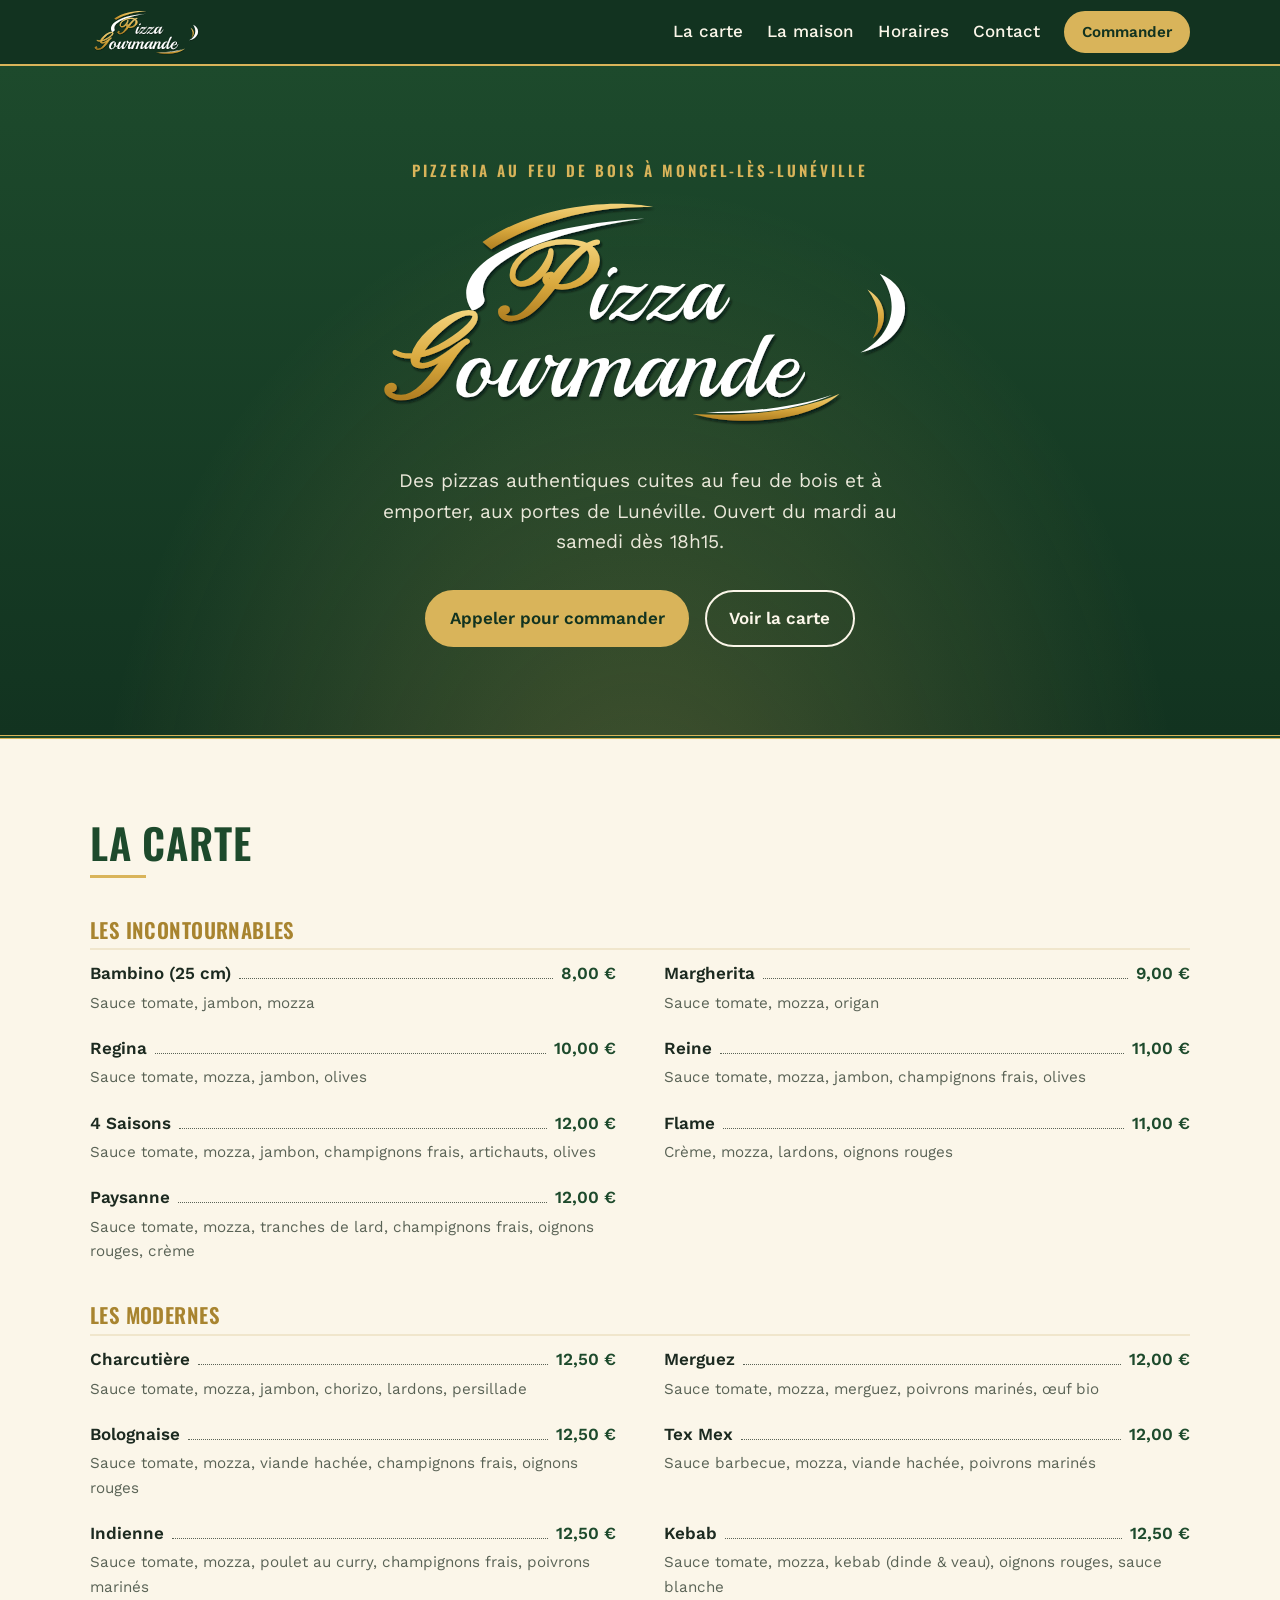
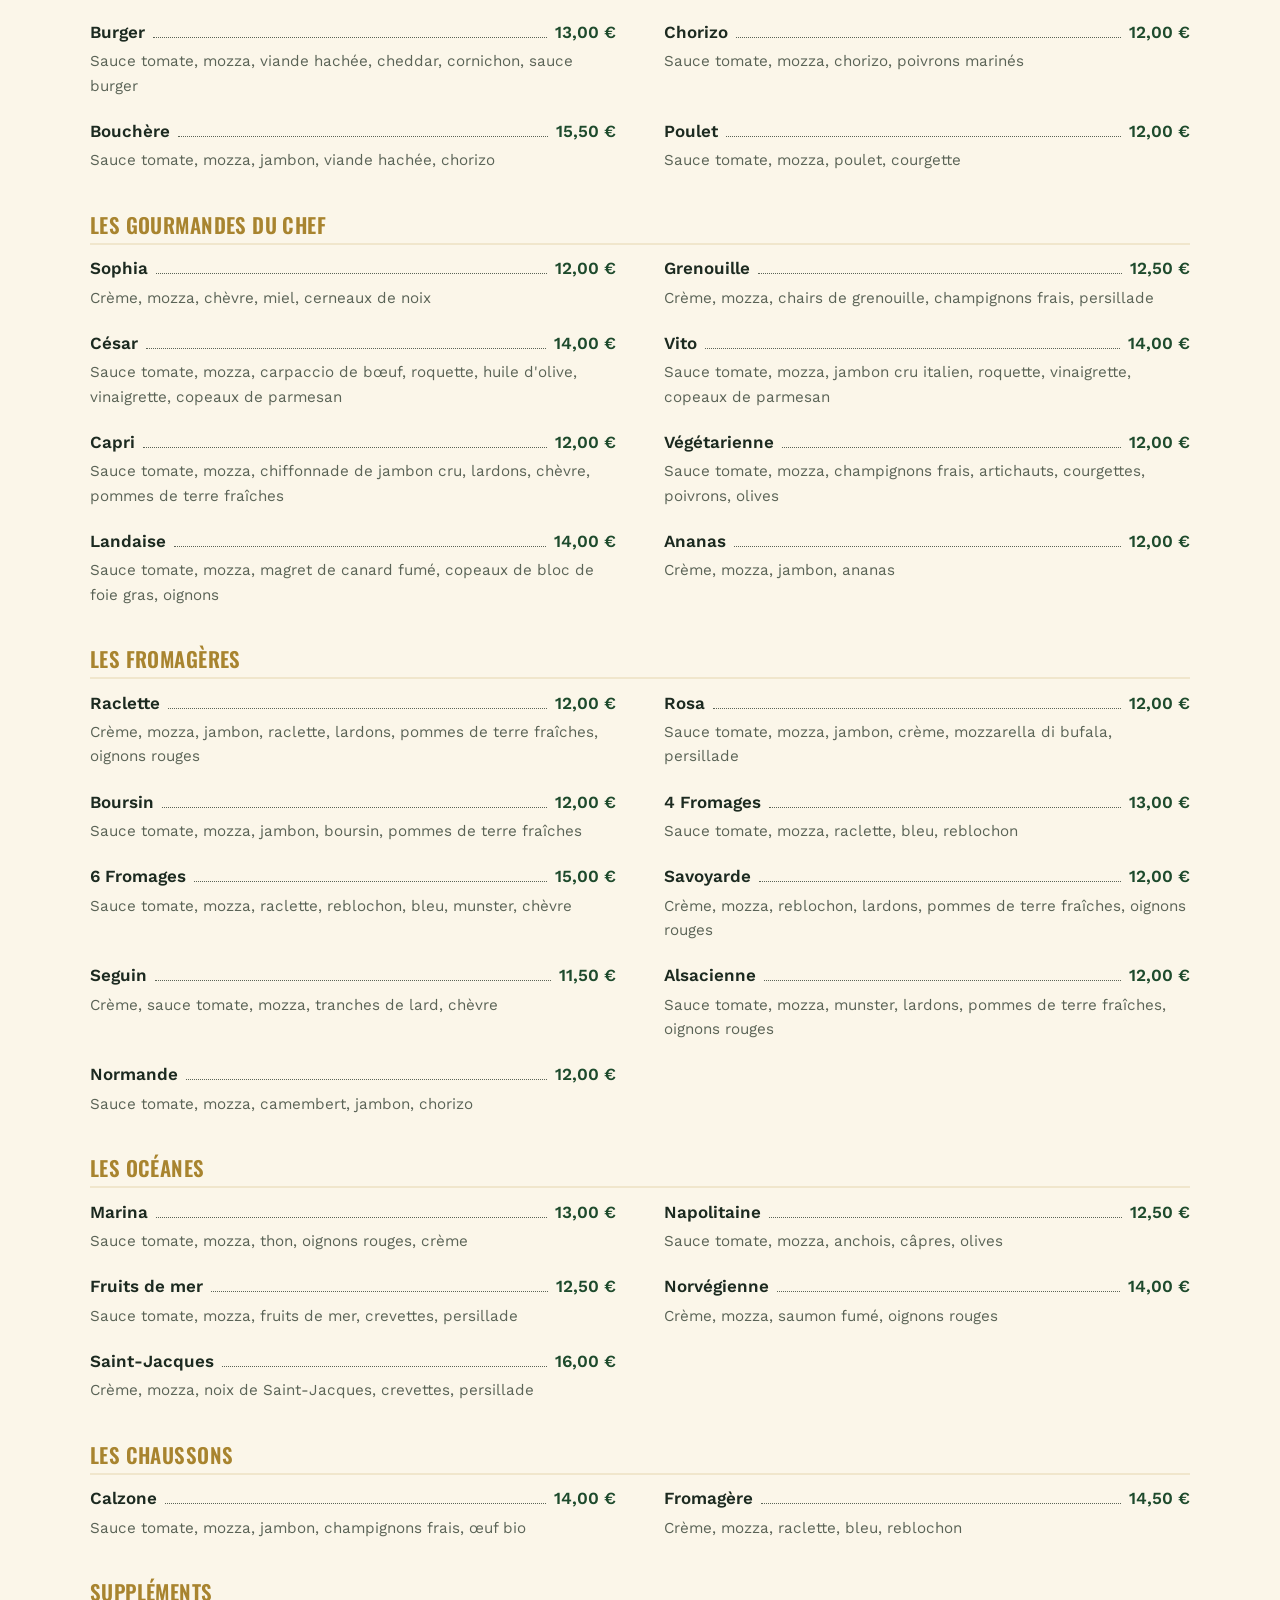
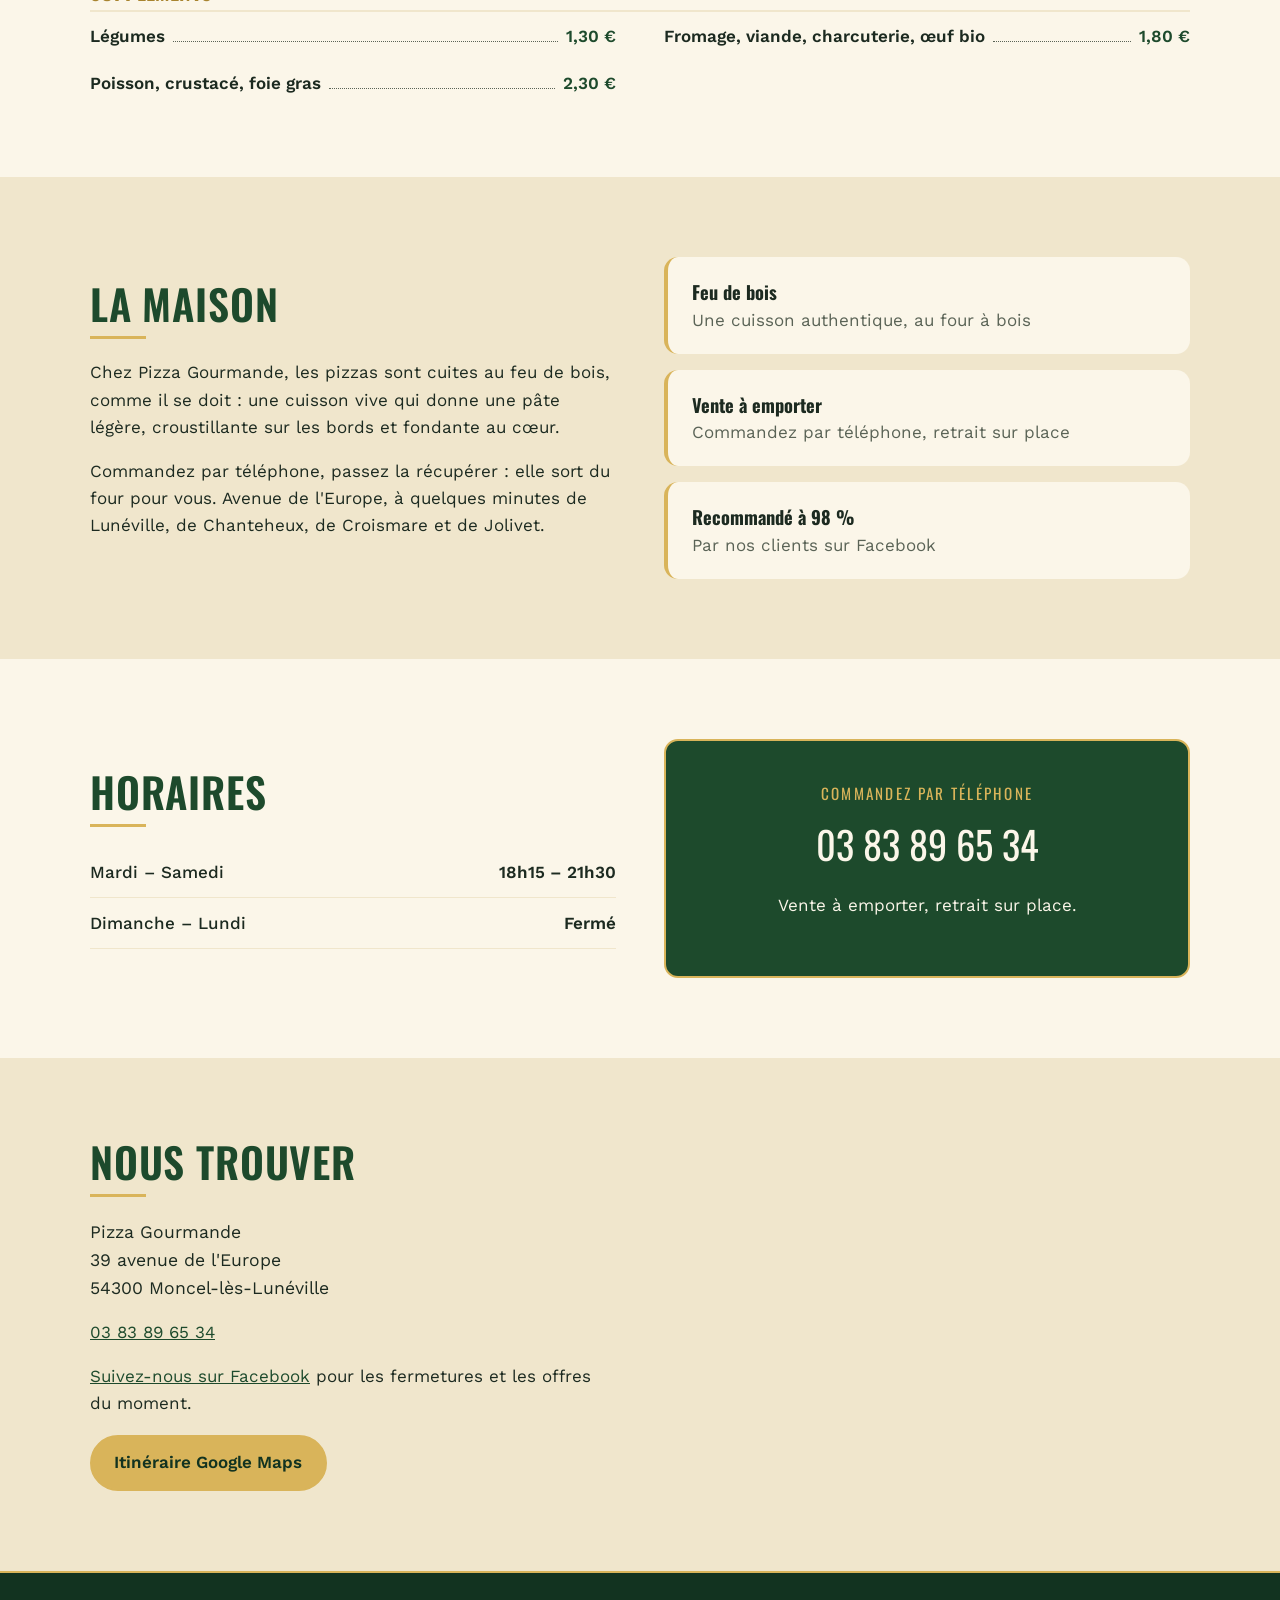
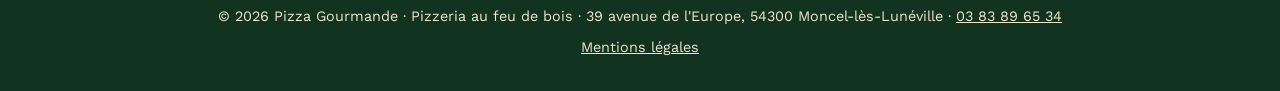
<file: index.html>
<!doctype html>
<html lang="fr">
<head>
    <meta charset="utf-8">
    <meta name="viewport" content="width=device-width, initial-scale=1">
    <title>Pizza Gourmande · Pizzeria au feu de bois, Moncel-lès-Lunéville</title>
    <meta name="description" content="Pizzeria au feu de bois aux portes de Lunéville : plus de 40 pizzas à emporter, du mardi au samedi dès 18h15. Commandez au 03 83 89 65 34.">
    <link rel="canonical" href="__SITE_URL__/">

    <meta property="og:type" content="restaurant">
    <meta property="og:locale" content="fr_FR">
    <meta property="og:site_name" content="Pizza Gourmande">
    <meta property="og:title" content="Pizza Gourmande · Pizzeria au feu de bois à Moncel-lès-Lunéville">
    <meta property="og:description" content="Plus de 40 pizzas au feu de bois à emporter, aux portes de Lunéville. Du mardi au samedi dès 18h15.">
    <meta property="og:url" content="__SITE_URL__/">
    <meta property="og:image" content="__SITE_URL__/img/og-image.png">
    <meta property="og:image:width" content="1200">
    <meta property="og:image:height" content="630">
    <meta name="twitter:card" content="summary_large_image">

    <script type="application/ld+json">
    {
        "@context": "https://schema.org",
        "@type": "Restaurant",
        "name": "Pizza Gourmande",
        "description": "Pizzeria au feu de bois, vente à emporter, à Moncel-lès-Lunéville près de Lunéville.",
        "url": "__SITE_URL__/",
        "image": "__SITE_URL__/img/og-image.png",
        "logo": "__SITE_URL__/img/logo.svg",
        "telephone": "+33383896534",
        "servesCuisine": ["Pizza", "Italienne"],
        "priceRange": "€€",
        "hasMenu": "__SITE_URL__/#carte",
        "acceptsReservations": false,
        "address": {
            "@type": "PostalAddress",
            "streetAddress": "39 avenue de l'Europe",
            "postalCode": "54300",
            "addressLocality": "Moncel-lès-Lunéville",
            "addressRegion": "Grand Est",
            "addressCountry": "FR"
        },
        "geo": {
            "@type": "GeoCoordinates",
            "latitude": 48.574852,
            "longitude": 6.527504
        },
        "areaServed": ["Moncel-lès-Lunéville", "Lunéville", "Chanteheux", "Croismare", "Jolivet"],
        "openingHoursSpecification": [{
            "@type": "OpeningHoursSpecification",
            "dayOfWeek": ["Tuesday", "Wednesday", "Thursday", "Friday", "Saturday"],
            "opens": "18:15",
            "closes": "21:30"
        }],
        "sameAs": ["https://www.facebook.com/pizzagourmande.fr/"]
    }
    </script>

    <link rel="preload" href="fonts/work-sans.woff2" as="font" type="font/woff2" crossorigin>
    <link rel="preload" href="fonts/oswald.woff2" as="font" type="font/woff2" crossorigin>
    <link rel="icon" href="img/favicon.svg" type="image/svg+xml">
    <link rel="stylesheet" href="css/style.css">
</head>
<body>

<header class="site-header">
    <div class="container header-inner">
        <a href="#accueil" class="logo"><img src="img/logo.svg" alt="Pizza Gourmande" width="128" height="60"></a>
        <button class="nav-toggle" aria-expanded="false" aria-controls="nav" aria-label="Ouvrir le menu">
            <span></span><span></span><span></span>
        </button>
        <nav id="nav" class="nav">
            <a href="#carte">La carte</a>
            <a href="#maison">La maison</a>
            <a href="#horaires">Horaires</a>
            <a href="#contact">Contact</a>
            <a href="tel:+33383896534" class="btn btn-small">Commander</a>
        </nav>
    </div>
</header>

<main>
    <section id="accueil" class="hero">
        <div class="container hero-inner">
            <h1 class="eyebrow">Pizzeria au feu de bois à Moncel-lès-Lunéville</h1>
            <img class="hero-logo" src="img/logo.svg" alt="Pizza Gourmande" width="640" height="300">
            <p class="lead">Des pizzas authentiques cuites au feu de bois et à emporter, aux portes de Lunéville. Ouvert du mardi au samedi dès 18h15.</p>
            <div class="hero-actions">
                <a href="tel:+33383896534" class="btn">Appeler pour commander</a>
                <a href="#carte" class="btn btn-ghost">Voir la carte</a>
            </div>
        </div>
    </section>

    <section id="carte" class="section">
        <div class="container">
            <h2 class="section-title">La carte</h2>
            <div class="menu-group">
                <h3>Les incontournables</h3>
                <ul class="menu">
                    <li><div class="menu-line"><span class="menu-name">Bambino (25 cm)</span><span class="menu-price">8,00 €</span></div><p>Sauce tomate, jambon, mozza</p></li>
                    <li><div class="menu-line"><span class="menu-name">Margherita</span><span class="menu-price">9,00 €</span></div><p>Sauce tomate, mozza, origan</p></li>
                    <li><div class="menu-line"><span class="menu-name">Regina</span><span class="menu-price">10,00 €</span></div><p>Sauce tomate, mozza, jambon, olives</p></li>
                    <li><div class="menu-line"><span class="menu-name">Reine</span><span class="menu-price">11,00 €</span></div><p>Sauce tomate, mozza, jambon, champignons frais, olives</p></li>
                    <li><div class="menu-line"><span class="menu-name">4 Saisons</span><span class="menu-price">12,00 €</span></div><p>Sauce tomate, mozza, jambon, champignons frais, artichauts, olives</p></li>
                    <li><div class="menu-line"><span class="menu-name">Flame</span><span class="menu-price">11,00 €</span></div><p>Crème, mozza, lardons, oignons rouges</p></li>
                    <li><div class="menu-line"><span class="menu-name">Paysanne</span><span class="menu-price">12,00 €</span></div><p>Sauce tomate, mozza, tranches de lard, champignons frais, oignons rouges, crème</p></li>
                </ul>
            </div>

            <div class="menu-group">
                <h3>Les modernes</h3>
                <ul class="menu">
                    <li><div class="menu-line"><span class="menu-name">Charcutière</span><span class="menu-price">12,50 €</span></div><p>Sauce tomate, mozza, jambon, chorizo, lardons, persillade</p></li>
                    <li><div class="menu-line"><span class="menu-name">Merguez</span><span class="menu-price">12,00 €</span></div><p>Sauce tomate, mozza, merguez, poivrons marinés, œuf bio</p></li>
                    <li><div class="menu-line"><span class="menu-name">Bolognaise</span><span class="menu-price">12,50 €</span></div><p>Sauce tomate, mozza, viande hachée, champignons frais, oignons rouges</p></li>
                    <li><div class="menu-line"><span class="menu-name">Tex Mex</span><span class="menu-price">12,00 €</span></div><p>Sauce barbecue, mozza, viande hachée, poivrons marinés</p></li>
                    <li><div class="menu-line"><span class="menu-name">Indienne</span><span class="menu-price">12,50 €</span></div><p>Sauce tomate, mozza, poulet au curry, champignons frais, poivrons marinés</p></li>
                    <li><div class="menu-line"><span class="menu-name">Kebab</span><span class="menu-price">12,50 €</span></div><p>Sauce tomate, mozza, kebab (dinde & veau), oignons rouges, sauce blanche</p></li>
                    <li><div class="menu-line"><span class="menu-name">Burger</span><span class="menu-price">13,00 €</span></div><p>Sauce tomate, mozza, viande hachée, cheddar, cornichon, sauce burger</p></li>
                    <li><div class="menu-line"><span class="menu-name">Chorizo</span><span class="menu-price">12,00 €</span></div><p>Sauce tomate, mozza, chorizo, poivrons marinés</p></li>
                    <li><div class="menu-line"><span class="menu-name">Bouchère</span><span class="menu-price">15,50 €</span></div><p>Sauce tomate, mozza, jambon, viande hachée, chorizo</p></li>
                    <li><div class="menu-line"><span class="menu-name">Poulet</span><span class="menu-price">12,00 €</span></div><p>Sauce tomate, mozza, poulet, courgette</p></li>
                </ul>
            </div>

            <div class="menu-group">
                <h3>Les gourmandes du chef</h3>
                <ul class="menu">
                    <li><div class="menu-line"><span class="menu-name">Sophia</span><span class="menu-price">12,00 €</span></div><p>Crème, mozza, chèvre, miel, cerneaux de noix</p></li>
                    <li><div class="menu-line"><span class="menu-name">Grenouille</span><span class="menu-price">12,50 €</span></div><p>Crème, mozza, chairs de grenouille, champignons frais, persillade</p></li>
                    <li><div class="menu-line"><span class="menu-name">César</span><span class="menu-price">14,00 €</span></div><p>Sauce tomate, mozza, carpaccio de bœuf, roquette, huile d'olive, vinaigrette, copeaux de parmesan</p></li>
                    <li><div class="menu-line"><span class="menu-name">Vito</span><span class="menu-price">14,00 €</span></div><p>Sauce tomate, mozza, jambon cru italien, roquette, vinaigrette, copeaux de parmesan</p></li>
                    <li><div class="menu-line"><span class="menu-name">Capri</span><span class="menu-price">12,00 €</span></div><p>Sauce tomate, mozza, chiffonnade de jambon cru, lardons, chèvre, pommes de terre fraîches</p></li>
                    <li><div class="menu-line"><span class="menu-name">Végétarienne</span><span class="menu-price">12,00 €</span></div><p>Sauce tomate, mozza, champignons frais, artichauts, courgettes, poivrons, olives</p></li>
                    <li><div class="menu-line"><span class="menu-name">Landaise</span><span class="menu-price">14,00 €</span></div><p>Sauce tomate, mozza, magret de canard fumé, copeaux de bloc de foie gras, oignons</p></li>
                    <li><div class="menu-line"><span class="menu-name">Ananas</span><span class="menu-price">12,00 €</span></div><p>Crème, mozza, jambon, ananas</p></li>
                </ul>
            </div>

            <div class="menu-group">
                <h3>Les fromagères</h3>
                <ul class="menu">
                    <li><div class="menu-line"><span class="menu-name">Raclette</span><span class="menu-price">12,00 €</span></div><p>Crème, mozza, jambon, raclette, lardons, pommes de terre fraîches, oignons rouges</p></li>
                    <li><div class="menu-line"><span class="menu-name">Rosa</span><span class="menu-price">12,00 €</span></div><p>Sauce tomate, mozza, jambon, crème, mozzarella di bufala, persillade</p></li>
                    <li><div class="menu-line"><span class="menu-name">Boursin</span><span class="menu-price">12,00 €</span></div><p>Sauce tomate, mozza, jambon, boursin, pommes de terre fraîches</p></li>
                    <li><div class="menu-line"><span class="menu-name">4 Fromages</span><span class="menu-price">13,00 €</span></div><p>Sauce tomate, mozza, raclette, bleu, reblochon</p></li>
                    <li><div class="menu-line"><span class="menu-name">6 Fromages</span><span class="menu-price">15,00 €</span></div><p>Sauce tomate, mozza, raclette, reblochon, bleu, munster, chèvre</p></li>
                    <li><div class="menu-line"><span class="menu-name">Savoyarde</span><span class="menu-price">12,00 €</span></div><p>Crème, mozza, reblochon, lardons, pommes de terre fraîches, oignons rouges</p></li>
                    <li><div class="menu-line"><span class="menu-name">Seguin</span><span class="menu-price">11,50 €</span></div><p>Crème, sauce tomate, mozza, tranches de lard, chèvre</p></li>
                    <li><div class="menu-line"><span class="menu-name">Alsacienne</span><span class="menu-price">12,00 €</span></div><p>Sauce tomate, mozza, munster, lardons, pommes de terre fraîches, oignons rouges</p></li>
                    <li><div class="menu-line"><span class="menu-name">Normande</span><span class="menu-price">12,00 €</span></div><p>Sauce tomate, mozza, camembert, jambon, chorizo</p></li>
                </ul>
            </div>

            <div class="menu-group">
                <h3>Les océanes</h3>
                <ul class="menu">
                    <li><div class="menu-line"><span class="menu-name">Marina</span><span class="menu-price">13,00 €</span></div><p>Sauce tomate, mozza, thon, oignons rouges, crème</p></li>
                    <li><div class="menu-line"><span class="menu-name">Napolitaine</span><span class="menu-price">12,50 €</span></div><p>Sauce tomate, mozza, anchois, câpres, olives</p></li>
                    <li><div class="menu-line"><span class="menu-name">Fruits de mer</span><span class="menu-price">12,50 €</span></div><p>Sauce tomate, mozza, fruits de mer, crevettes, persillade</p></li>
                    <li><div class="menu-line"><span class="menu-name">Norvégienne</span><span class="menu-price">14,00 €</span></div><p>Crème, mozza, saumon fumé, oignons rouges</p></li>
                    <li><div class="menu-line"><span class="menu-name">Saint-Jacques</span><span class="menu-price">16,00 €</span></div><p>Crème, mozza, noix de Saint-Jacques, crevettes, persillade</p></li>
                </ul>
            </div>

            <div class="menu-group">
                <h3>Les chaussons</h3>
                <ul class="menu">
                    <li><div class="menu-line"><span class="menu-name">Calzone</span><span class="menu-price">14,00 €</span></div><p>Sauce tomate, mozza, jambon, champignons frais, œuf bio</p></li>
                    <li><div class="menu-line"><span class="menu-name">Fromagère</span><span class="menu-price">14,50 €</span></div><p>Crème, mozza, raclette, bleu, reblochon</p></li>
                </ul>
            </div>

            <div class="menu-group">
                <h3>Suppléments</h3>
                <ul class="menu">
                    <li><div class="menu-line"><span class="menu-name">Légumes</span><span class="menu-price">1,30 €</span></div></li>
                    <li><div class="menu-line"><span class="menu-name">Fromage, viande, charcuterie, œuf bio</span><span class="menu-price">1,80 €</span></div></li>
                    <li><div class="menu-line"><span class="menu-name">Poisson, crustacé, foie gras</span><span class="menu-price">2,30 €</span></div></li>
                </ul>
            </div>
        </div>
    </section>

    <section id="maison" class="section section-alt">
        <div class="container split">
            <div>
                <h2 class="section-title">La maison</h2>
                <p>Chez Pizza Gourmande, les pizzas sont cuites au feu de bois, comme il se doit : une cuisson vive qui donne une pâte légère, croustillante sur les bords et fondante au cœur.</p>
                <p>Commandez par téléphone, passez la récupérer : elle sort du four pour vous. Avenue de l'Europe, à quelques minutes de Lunéville, de Chanteheux, de Croismare et de Jolivet.</p>
            </div>
            <ul class="features">
                <li><strong>Feu de bois</strong><span>Une cuisson authentique, au four à bois</span></li>
                <li><strong>Vente à emporter</strong><span>Commandez par téléphone, retrait sur place</span></li>
                <li><strong>Recommandé à 98 %</strong><span>Par nos clients sur Facebook</span></li>
            </ul>
        </div>
    </section>

    <section id="horaires" class="section">
        <div class="container split">
            <div>
                <h2 class="section-title">Horaires</h2>
                <table class="hours">
                    <tbody>
                    <tr><th scope="row">Mardi – Samedi</th><td>18h15 – 21h30</td></tr>
                    <tr><th scope="row">Dimanche – Lundi</th><td>Fermé</td></tr>
                    </tbody>
                </table>
            </div>
            <div class="callout">
                <p class="callout-title">Commandez par téléphone</p>
                <a href="tel:+33383896534" class="callout-phone">03 83 89 65 34</a>
                <p>Vente à emporter, retrait sur place.</p>
            </div>
        </div>
    </section>

    <section id="contact" class="section section-alt">
        <div class="container split">
            <div>
                <h2 class="section-title">Nous trouver</h2>
                <address>
                    Pizza Gourmande<br>
                    39 avenue de l'Europe<br>
                    54300 Moncel-lès-Lunéville
                </address>
                <p><a href="tel:+33383896534">03 83 89 65 34</a></p>
                <p><a href="https://www.facebook.com/pizzagourmande.fr/" rel="noopener">Suivez-nous sur Facebook</a> pour les fermetures et les offres du moment.</p>
                <a class="btn" href="https://www.google.com/maps/dir/?api=1&amp;destination=Pizza+Gourmande%2C+39+avenue+de+l%27Europe%2C+54300+Moncel-l%C3%A8s-Lun%C3%A9ville" target="_blank" rel="noopener">Itinéraire Google Maps</a>
            </div>
            <iframe class="map"
                    title="Plan d'accès à Pizza Gourmande, 39 avenue de l'Europe à Moncel-lès-Lunéville"
                    loading="lazy"
                    src="https://www.openstreetmap.org/export/embed.html?bbox=6.5195%2C48.5709%2C6.5355%2C48.5789&amp;layer=mapnik&amp;marker=48.574852%2C6.527504"></iframe>
        </div>
    </section>
</main>

<footer class="site-footer">
    <div class="container">
        <p>© <span id="year">2026</span> Pizza Gourmande · Pizzeria au feu de bois · 39 avenue de l'Europe, 54300 Moncel-lès-Lunéville · <a href="tel:+33383896534">03 83 89 65 34</a></p>
        <p><a href="mentions-legales.html">Mentions légales</a></p>
    </div>
</footer>

<script src="js/main.js"></script>
</body>
</html>
</file>
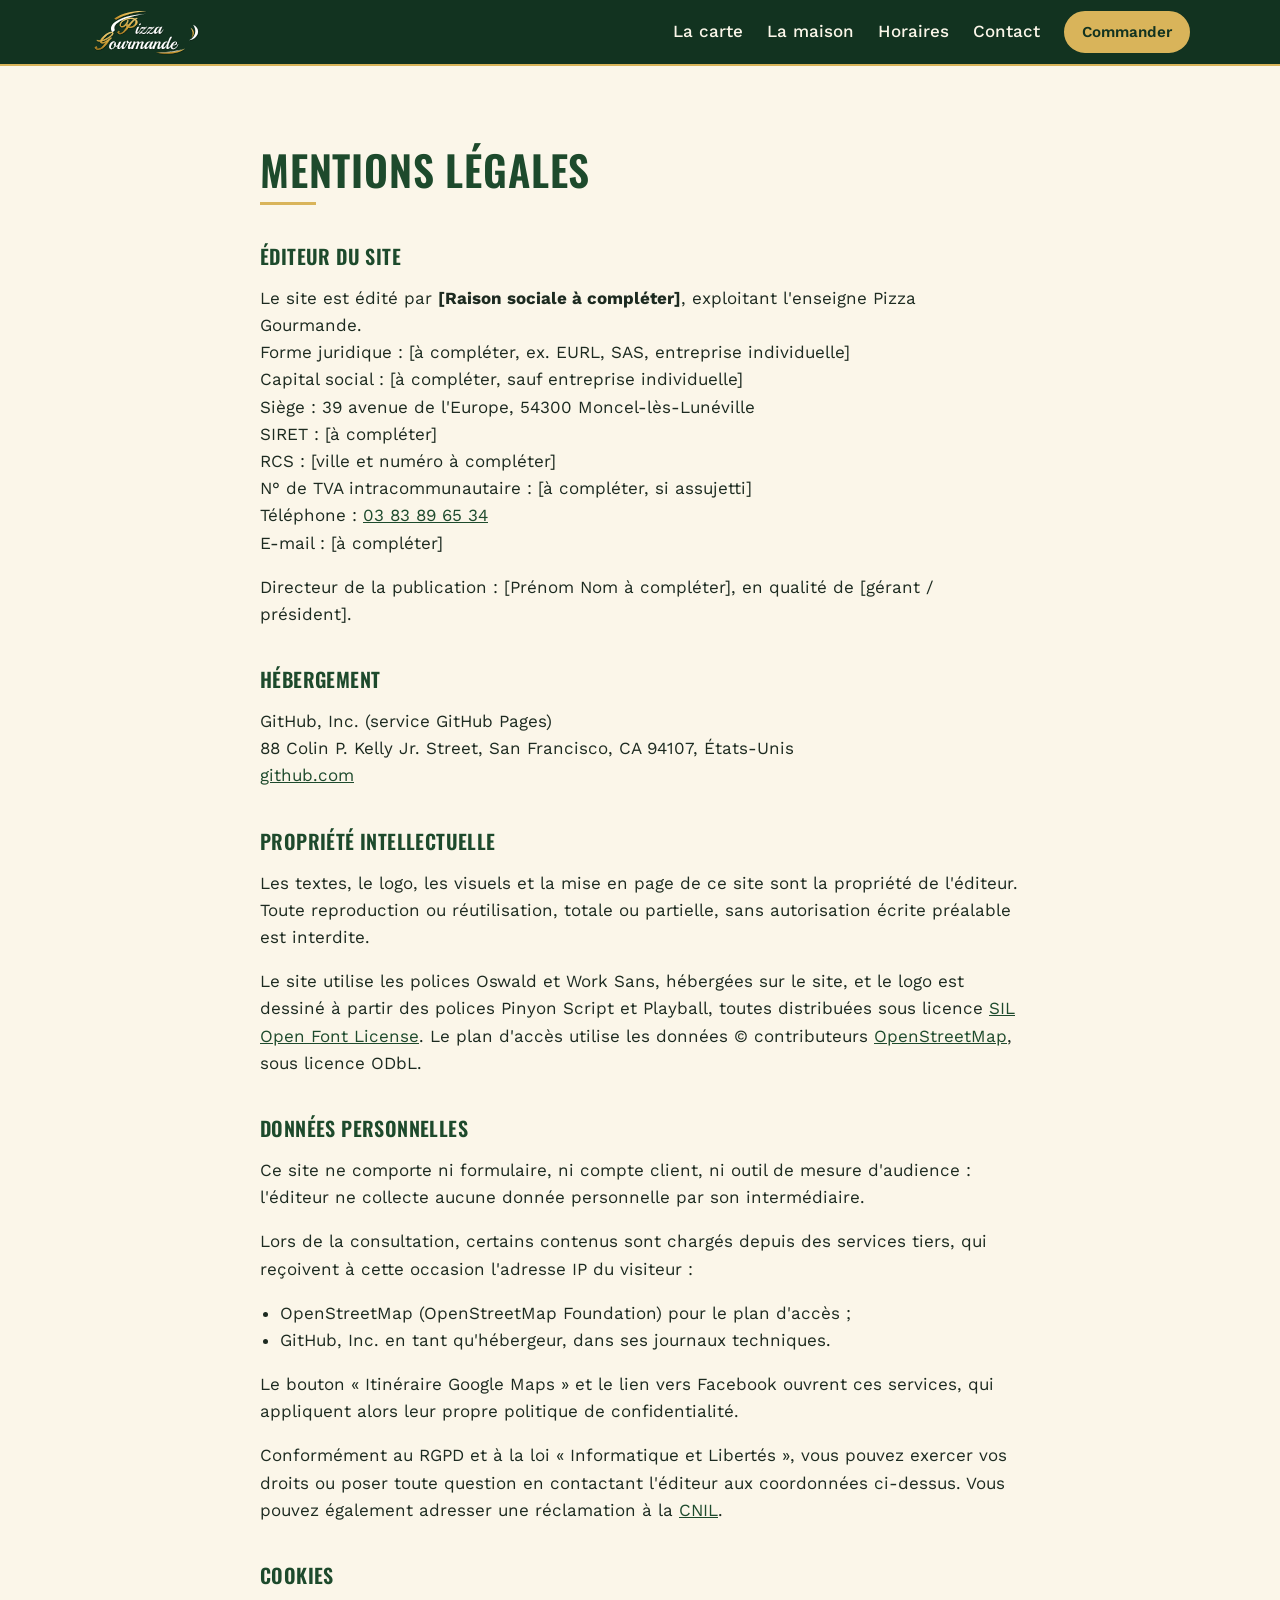
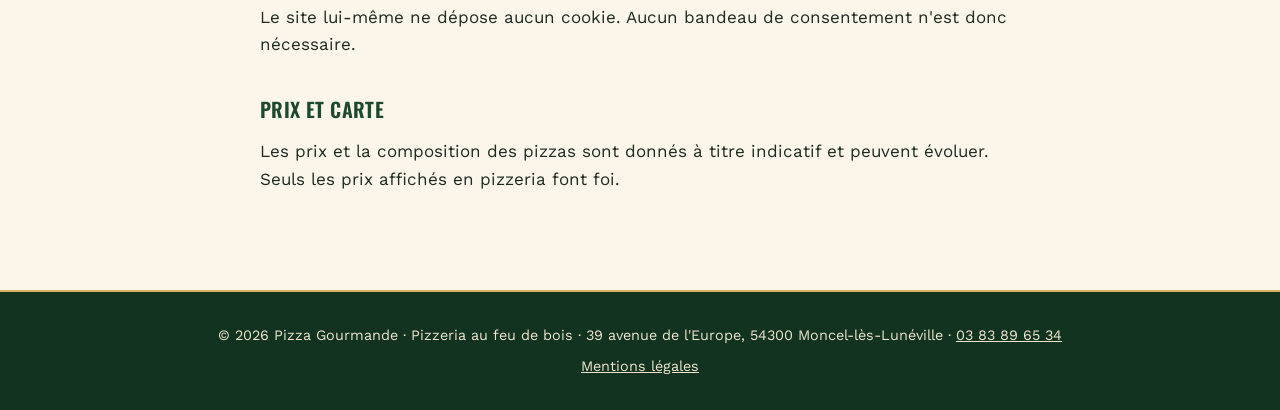
<file: mentions-legales.html>
<!doctype html>
<html lang="fr">
<head>
    <meta charset="utf-8">
    <meta name="viewport" content="width=device-width, initial-scale=1">
    <title>Mentions légales · Pizza Gourmande</title>
    <meta name="description" content="Mentions légales du site de Pizza Gourmande, pizzeria au feu de bois à Moncel-lès-Lunéville.">
    <link rel="canonical" href="__SITE_URL__/mentions-legales.html">
    <link rel="preload" href="fonts/work-sans.woff2" as="font" type="font/woff2" crossorigin>
    <link rel="preload" href="fonts/oswald.woff2" as="font" type="font/woff2" crossorigin>
    <link rel="icon" href="img/favicon.svg" type="image/svg+xml">
    <link rel="stylesheet" href="css/style.css">
</head>
<body>

<header class="site-header">
    <div class="container header-inner">
        <a href="./" class="logo"><img src="img/logo.svg" alt="Pizza Gourmande, retour à l'accueil" width="128" height="60"></a>
        <button class="nav-toggle" aria-expanded="false" aria-controls="nav" aria-label="Ouvrir le menu">
            <span></span><span></span><span></span>
        </button>
        <nav id="nav" class="nav">
            <a href="./#carte">La carte</a>
            <a href="./#maison">La maison</a>
            <a href="./#horaires">Horaires</a>
            <a href="./#contact">Contact</a>
            <a href="tel:+33383896534" class="btn btn-small">Commander</a>
        </nav>
    </div>
</header>

<main class="section">
    <div class="container legal">
        <h1 class="section-title">Mentions légales</h1>

        <h2>Éditeur du site</h2>
        <p>
            Le site est édité par <strong>[Raison sociale à compléter]</strong>, exploitant l'enseigne Pizza Gourmande.<br>
            Forme juridique : [à compléter, ex. EURL, SAS, entreprise individuelle]<br>
            Capital social : [à compléter, sauf entreprise individuelle]<br>
            Siège : 39 avenue de l'Europe, 54300 Moncel-lès-Lunéville<br>
            SIRET : [à compléter]<br>
            RCS : [ville et numéro à compléter]<br>
            N° de TVA intracommunautaire : [à compléter, si assujetti]<br>
            Téléphone : <a href="tel:+33383896534">03 83 89 65 34</a><br>
            E-mail : [à compléter]
        </p>
        <p>Directeur de la publication : [Prénom Nom à compléter], en qualité de [gérant / président].</p>

        <h2>Hébergement</h2>
        <p>
            GitHub, Inc. (service GitHub Pages)<br>
            88 Colin P. Kelly Jr. Street, San Francisco, CA 94107, États-Unis<br>
            <a href="https://github.com" rel="noopener">github.com</a>
        </p>

        <h2>Propriété intellectuelle</h2>
        <p>Les textes, le logo, les visuels et la mise en page de ce site sont la propriété de l'éditeur. Toute reproduction ou réutilisation, totale ou partielle, sans autorisation écrite préalable est interdite.</p>
        <p>Le site utilise les polices Oswald et Work Sans, hébergées sur le site, et le logo est dessiné à partir des polices Pinyon Script et Playball, toutes distribuées sous licence <a href="https://openfontlicense.org" rel="noopener">SIL Open Font License</a>. Le plan d'accès utilise les données © contributeurs <a href="https://www.openstreetmap.org/copyright" rel="noopener">OpenStreetMap</a>, sous licence ODbL.</p>

        <h2>Données personnelles</h2>
        <p>Ce site ne comporte ni formulaire, ni compte client, ni outil de mesure d'audience : l'éditeur ne collecte aucune donnée personnelle par son intermédiaire.</p>
        <p>Lors de la consultation, certains contenus sont chargés depuis des services tiers, qui reçoivent à cette occasion l'adresse IP du visiteur :</p>
        <ul>
            <li>OpenStreetMap (OpenStreetMap Foundation) pour le plan d'accès ;</li>
            <li>GitHub, Inc. en tant qu'hébergeur, dans ses journaux techniques.</li>
        </ul>
        <p>Le bouton « Itinéraire Google Maps » et le lien vers Facebook ouvrent ces services, qui appliquent alors leur propre politique de confidentialité.</p>
        <p>Conformément au RGPD et à la loi « Informatique et Libertés », vous pouvez exercer vos droits ou poser toute question en contactant l'éditeur aux coordonnées ci-dessus. Vous pouvez également adresser une réclamation à la <a href="https://www.cnil.fr" rel="noopener">CNIL</a>.</p>

        <h2>Cookies</h2>
        <p>Le site lui-même ne dépose aucun cookie. Aucun bandeau de consentement n'est donc nécessaire.</p>

        <h2>Prix et carte</h2>
        <p>Les prix et la composition des pizzas sont donnés à titre indicatif et peuvent évoluer. Seuls les prix affichés en pizzeria font foi.</p>
    </div>
</main>

<footer class="site-footer">
    <div class="container">
        <p>© <span id="year">2026</span> Pizza Gourmande · Pizzeria au feu de bois · 39 avenue de l'Europe, 54300 Moncel-lès-Lunéville · <a href="tel:+33383896534">03 83 89 65 34</a></p>
        <p><a href="mentions-legales.html">Mentions légales</a></p>
    </div>
</footer>

<script src="js/main.js"></script>
</body>
</html>
</file>
<file: css/style.css>
/* Self-hosted variable fonts (latin subset), SIL Open Font License */
@font-face {
    font-family: "Oswald";
    font-style: normal;
    font-weight: 400 700;
    font-display: swap;
    src: url("../fonts/oswald.woff2") format("woff2");
}

@font-face {
    font-family: "Work Sans";
    font-style: normal;
    font-weight: 100 900;
    font-display: swap;
    src: url("../fonts/work-sans.woff2") format("woff2");
}

:root {
    --green: #1d4a2c;
    --green-dark: #123320;
    --gold: #d9b45a;
    --gold-dark: #a8842f;
    --cream: #fbf6e9;
    --parchment: #f0e6cc;
    --ink: #1c2a20;
    --ink-soft: #5a6356;
    --radius: 14px;
    --font-title: "Oswald", "Arial Narrow", sans-serif;
    --font-body: "Work Sans", system-ui, sans-serif;
}

*, *::before, *::after { box-sizing: border-box; }

html { scroll-behavior: smooth; scroll-padding-top: 72px; }

body {
    margin: 0;
    font-family: var(--font-body);
    font-size: 1.0625rem;
    line-height: 1.6;
    color: var(--ink);
    background: var(--cream);
}

h1, h2, h3 { font-family: var(--font-title); font-weight: 600; line-height: 1.15; margin: 0 0 .5em; text-transform: uppercase; letter-spacing: .02em; }

a { color: var(--green); }

.container { width: min(1100px, 100% - 32px); margin-inline: auto; }

/* Header */
.site-header {
    position: sticky;
    top: 0;
    z-index: 10;
    background: var(--green-dark);
    border-bottom: 2px solid var(--gold);
}

.header-inner { display: flex; align-items: center; justify-content: space-between; height: 64px; }

.logo { display: block; line-height: 0; }

.logo img { height: 52px; width: auto; }

.nav { display: flex; align-items: center; gap: 1.5rem; }

.nav a:not(.btn) { color: var(--cream); text-decoration: none; font-weight: 500; }

.nav a:not(.btn):hover { color: var(--gold); }

.nav-toggle { display: none; background: none; border: 0; padding: 8px; cursor: pointer; }

.nav-toggle span { display: block; width: 24px; height: 2px; margin: 5px 0; background: var(--cream); }

/* Buttons */
.btn {
    display: inline-block;
    padding: .8rem 1.4rem;
    border-radius: 999px;
    background: var(--gold);
    color: var(--green-dark);
    font-weight: 600;
    text-decoration: none;
    border: 2px solid var(--gold);
    transition: background .2s, color .2s;
}

.btn:hover { background: var(--cream); border-color: var(--cream); }

.btn-small { padding: .45rem 1rem; font-size: .95rem; }

.btn-ghost { background: transparent; color: var(--cream); border-color: var(--cream); }

.btn-ghost:hover { background: var(--cream); color: var(--green-dark); border-color: var(--cream); }

/* Hero */
.hero {
    background:
        radial-gradient(ellipse at 50% 120%, rgba(217, 180, 90, .25), transparent 60%),
        linear-gradient(180deg, var(--green), var(--green-dark));
    color: var(--cream);
    padding: 6rem 0 5.5rem;
    text-align: center;
    border-bottom: 4px double var(--gold);
}

.eyebrow { font-family: var(--font-title); text-transform: uppercase; letter-spacing: .2em; font-size: .95rem; color: var(--gold); margin: 0 0 1.5rem; }

.hero h1 { margin: 0; }

.hero-logo { display: block; width: min(560px, 100%); height: auto; margin: 0 auto; }

.lead { font-size: 1.2rem; max-width: 46ch; margin: 1.5rem auto 0; opacity: .92; }

.hero-actions { display: flex; flex-wrap: wrap; justify-content: center; gap: 1rem; margin-top: 2rem; }

/* Sections */
.section { padding: 5rem 0; }

.section-alt { background: var(--parchment); }

.section-title { font-size: clamp(1.8rem, 4vw, 2.6rem); color: var(--green); }

.section-title::after { content: ""; display: block; width: 56px; height: 3px; margin-top: .5rem; background: var(--gold); }

.section-intro { color: var(--ink-soft); margin-top: 0; }

.split { display: grid; grid-template-columns: 1fr 1fr; gap: 3rem; align-items: center; }

/* Menu */
.menu-group { margin-top: 2.5rem; }

.menu-group h3 { font-size: 1.3rem; color: var(--gold-dark); border-bottom: 2px solid var(--parchment); padding-bottom: .4rem; }

.menu {
    list-style: none;
    margin: 0;
    padding: 0;
    display: grid;
    grid-template-columns: repeat(2, 1fr);
    gap: 1.25rem 3rem;
}

.menu-line { display: flex; align-items: baseline; gap: .5rem; }

.menu-line::after { content: ""; order: 1; flex: 1; border-bottom: 1px dotted var(--ink-soft); }

.menu-name { font-weight: 600; }

.menu-price { order: 2; font-weight: 600; color: var(--green); white-space: nowrap; }

.menu p { margin: .2rem 0 0; color: var(--ink-soft); font-size: .95rem; }

.menu-note { margin-top: 2.5rem; font-size: .9rem; color: var(--ink-soft); font-style: italic; }

/* Features */
.features { list-style: none; margin: 0; padding: 0; display: grid; gap: 1rem; }

.features li { background: var(--cream); border-radius: var(--radius); padding: 1.25rem 1.5rem; border-left: 4px solid var(--gold); }

.features strong { display: block; font-family: var(--font-title); font-size: 1.15rem; }

.features span { color: var(--ink-soft); }

/* Hours */
.hours { width: 100%; border-collapse: collapse; }

.hours th, .hours td { padding: .7rem 0; border-bottom: 1px solid var(--parchment); text-align: left; }

.hours th { font-weight: 500; }

.hours td { text-align: right; font-weight: 600; }

.callout { background: var(--green); color: var(--cream); border-radius: var(--radius); padding: 2.5rem; text-align: center; border: 2px solid var(--gold); }

.callout-title { margin: 0; font-family: var(--font-title); text-transform: uppercase; letter-spacing: .15em; font-size: .95rem; color: var(--gold); }

.callout-phone { display: block; font-family: var(--font-title); font-size: clamp(1.8rem, 4vw, 2.4rem); color: var(--cream); text-decoration: none; margin: .5rem 0; }

.callout-phone:hover { color: var(--gold); }

/* Contact */
address { font-style: normal; font-size: 1.1rem; margin-bottom: 1rem; }

.map { width: 100%; height: 320px; border: 0; border-radius: var(--radius); }

/* Footer */
.site-footer { background: var(--green-dark); color: var(--parchment); padding: 2rem 0; text-align: center; font-size: .9rem; border-top: 2px solid var(--gold); }

.site-footer p { margin: 0; }

.site-footer a { color: inherit; }

.site-footer p + p { margin-top: .5rem; }

/* Legal page */
.legal { max-width: 760px; }

.legal h2 { font-size: 1.25rem; color: var(--green); margin-top: 2.5rem; }

.legal ul { padding-left: 1.25rem; }

/* Mobile */
@media (max-width: 760px) {
    .nav-toggle { display: block; }

    .nav {
        display: none;
        position: absolute;
        top: 64px;
        left: 0;
        right: 0;
        flex-direction: column;
        gap: 0;
        padding: 1rem 16px 1.5rem;
        background: var(--green-dark);
        border-bottom: 2px solid var(--gold);
    }

    .nav.is-open { display: flex; }

    .nav a:not(.btn) { padding: .7rem 0; width: 100%; }

    .nav .btn { margin-top: .5rem; }

    .hero { padding: 4.5rem 0 4rem; }

    .section { padding: 3.5rem 0; }

    .split, .menu { grid-template-columns: 1fr; gap: 2rem; }

    .menu { gap: 1.25rem; }
}
</file>
